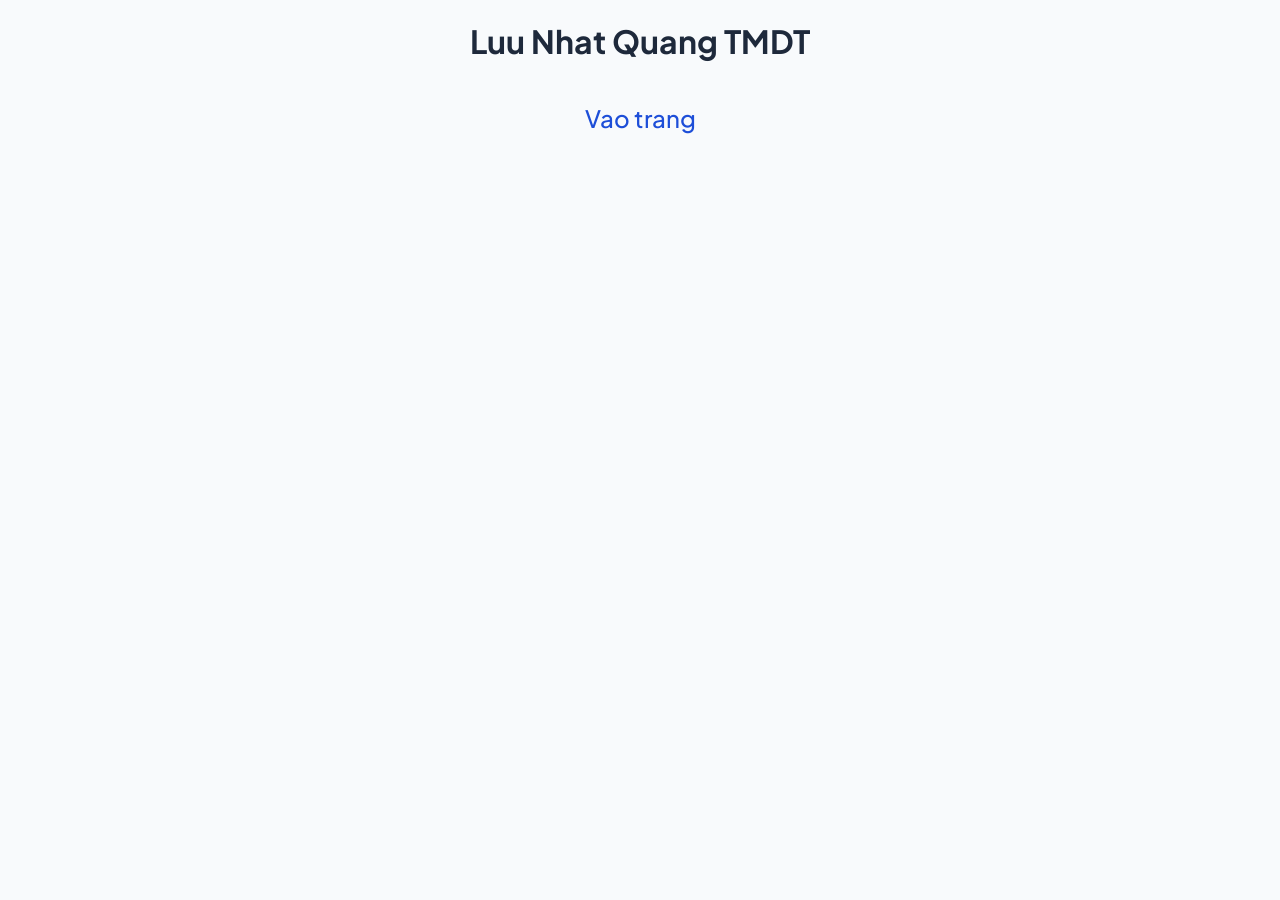
<file: index.html>
<!DOCTYPE html>
<html lang="en">
<head>
    <meta charset="UTF-8">
    <meta name="viewport" content="width=device-width, initial-scale=1.0">
    <title>Document</title>
    <link rel="stylesheet" href="./assignment2/style.css">
    <link rel="stylesheet" href="./assignment2/Info.html">
</head>
<body>
    <h1> Luu Nhat Quang TMDT</h1>
    <h2><a href="./assignment2/Info.html">Vao trang</a></h2>
</body>
</html>
</file>
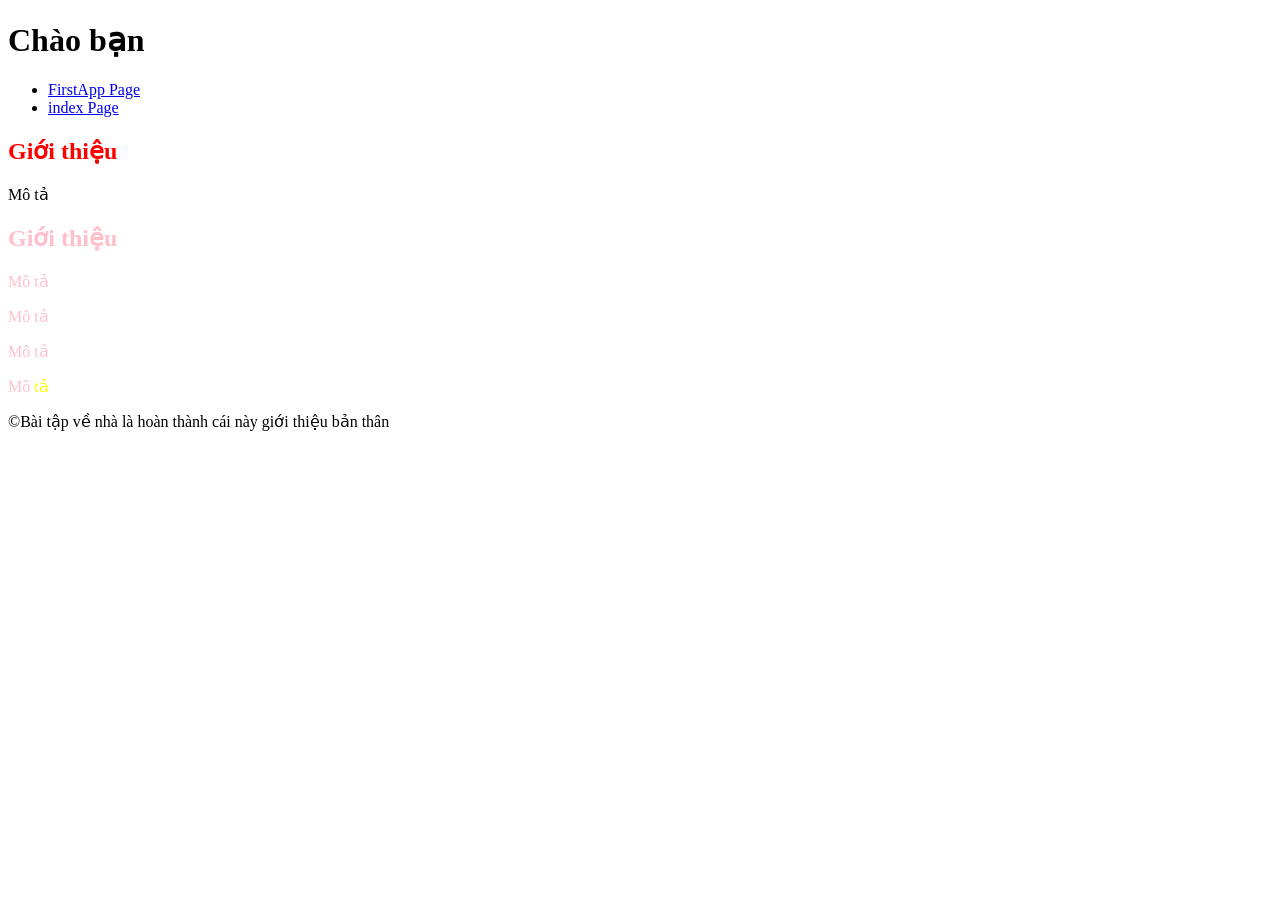
<file: FirstApp.html>
<!DOCTYPE html>
<html lang="en">
<head>
    <meta charset="UTF-8">
    <meta name="viewport" content="width=device-width, initial-scale=1.0">
    <title>FirstApp</title>
</head>
<body>
    <header>
        <h1>Chào bạn</h1>
    </header>

    <nav>
        <ul>
        <li><a href="FirstApp.html">FirstApp Page</a></li>
        <li><a href="index.html">index Page</a></li>
        </ul>
    </nav>

    <section>
        <h2 style="color:red">Giới thiệu</h2>
        <p>Mô tả</p>
<div style="color:pink">
     <h2 >Giới thiệu</h2>
        <p>Mô tả</p>
        <p>Mô tả</p>
        <p>Mô tả</p>
        <p>Mô <span style="color:yellow">tả</span></p>
</div>
    </section>

    <footer>
        <p>&copy;Bài tập về nhà là hoàn thành cái này giới thiệu bản thân</p>
            
    </footer>
</body>
</html>
</file>
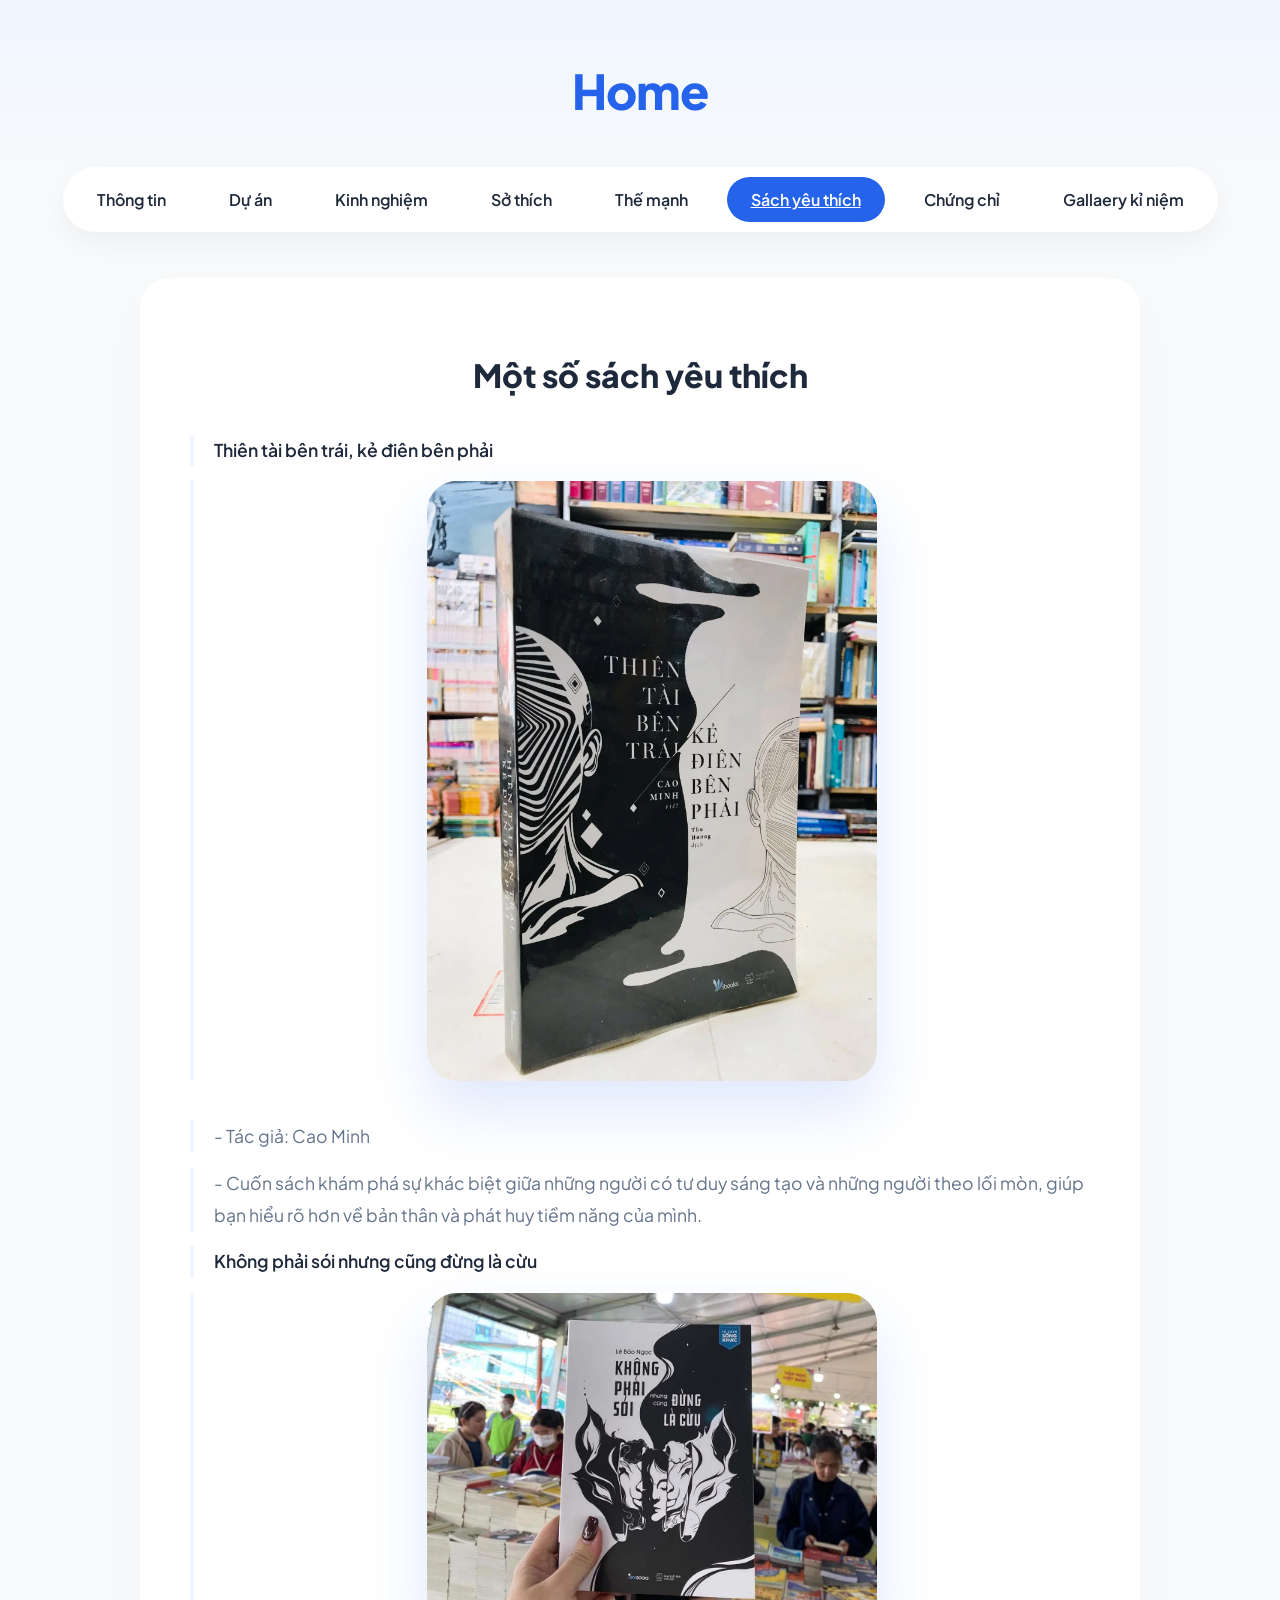
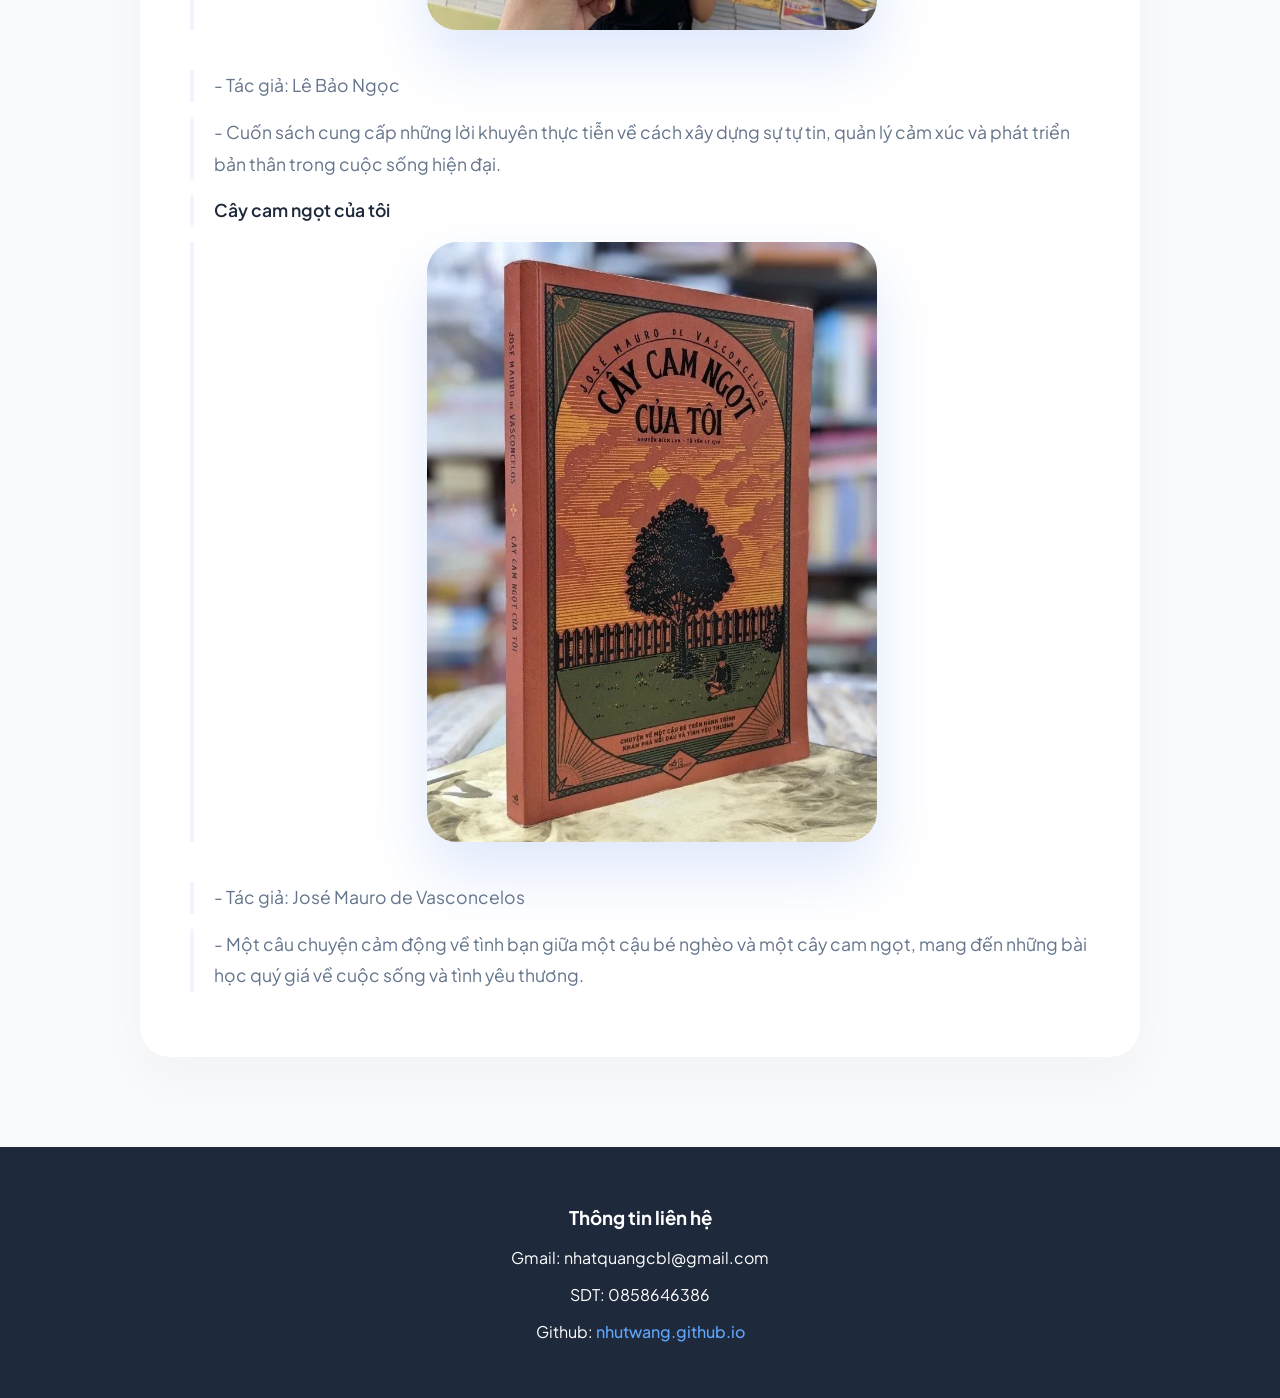
<file: assignment2/Book.html>
<!doctype html>
<html lang="en">
  <head>
    <meta charset="UTF-8" />
    <meta name="viewport" content="width=device-width, initial-scale=1.0" />
    <title>NhutWang</title>
        <link rel="stylesheet" href="style.css" />
  </head>
  <body>
    <header>
      <h1>Home</h1>
    </header>

    <nav>
      <ul>
        <li><a href="Info.html">Thông tin</a></li>
        <li><a href="Project.html">Dự án</a></li>
        <li><a href="Experience.html">Kinh nghiệm</a></li>
        <li><a href="Hobby.html">Sở thích</a></li>
        <li><a href="StrongPoint.html">Thế mạnh</a></li>
        <li>
          <strong><u>Sách yêu thích</u></strong>
        </li>
        <li><a href="Certificate.html">Chứng chỉ</a></li>
        <li><a href="Gallery.html">Gallaery kỉ niệm</a></li>
      </ul>
    </nav>
    <section>
      <h2>Một số sách yêu thích</h2>
      <p><b>Thiên tài bên trái, kẻ điên bên phải</b></p>
      <p>
        <img
          src="images/book1.webp"
          alt="Ảnh sách"
          width="200"
          loading="lazy"
        />
      </p>
      <p>- Tác giả: Cao Minh</p>
      <p>
        - Cuốn sách khám phá sự khác biệt giữa những người có tư duy sáng tạo và
        những người theo lối mòn, giúp bạn hiểu rõ hơn về bản thân và phát huy
        tiềm năng của mình.
      </p>
      <p><b>Không phải sói nhưng cũng đừng là cừu</b></p>
      <p>
        <img
          src="images/book2.webp"
          alt="Ảnh sách"
          width="200"
          loading="lazy"
        />
      </p>
      <p>- Tác giả: Lê Bảo Ngọc</p>
      <p>
        - Cuốn sách cung cấp những lời khuyên thực tiễn về cách xây dựng sự tự
        tin, quản lý cảm xúc và phát triển bản thân trong cuộc sống hiện đại.
      </p>
      <p><b>Cây cam ngọt của tôi</b></p>
      <p>
        <img
          src="images/book3.webp"
          alt="Ảnh sách"
          width="200"
          loading="lazy"
        />
      </p>
      <p>- Tác giả: José Mauro de Vasconcelos</p>
      <p>
        - Một câu chuyện cảm động về tình bạn giữa một cậu bé nghèo và một cây
        cam ngọt, mang đến những bài học quý giá về cuộc sống và tình yêu
        thương.
      </p>
    </section>
    <footer>
      <h3>Thông tin liên hệ</h3>
      <p>Gmail: nhatquangcbl@gmail.com</p>
      <p>SDT: 0858646386</p>
      <p>
        Github:
        <a href="https://github.com/nhutwang/nhutwang.github.io"
          >nhutwang.github.io</a
        >
      </p>
    </footer>
  </body>
</html>
</file>
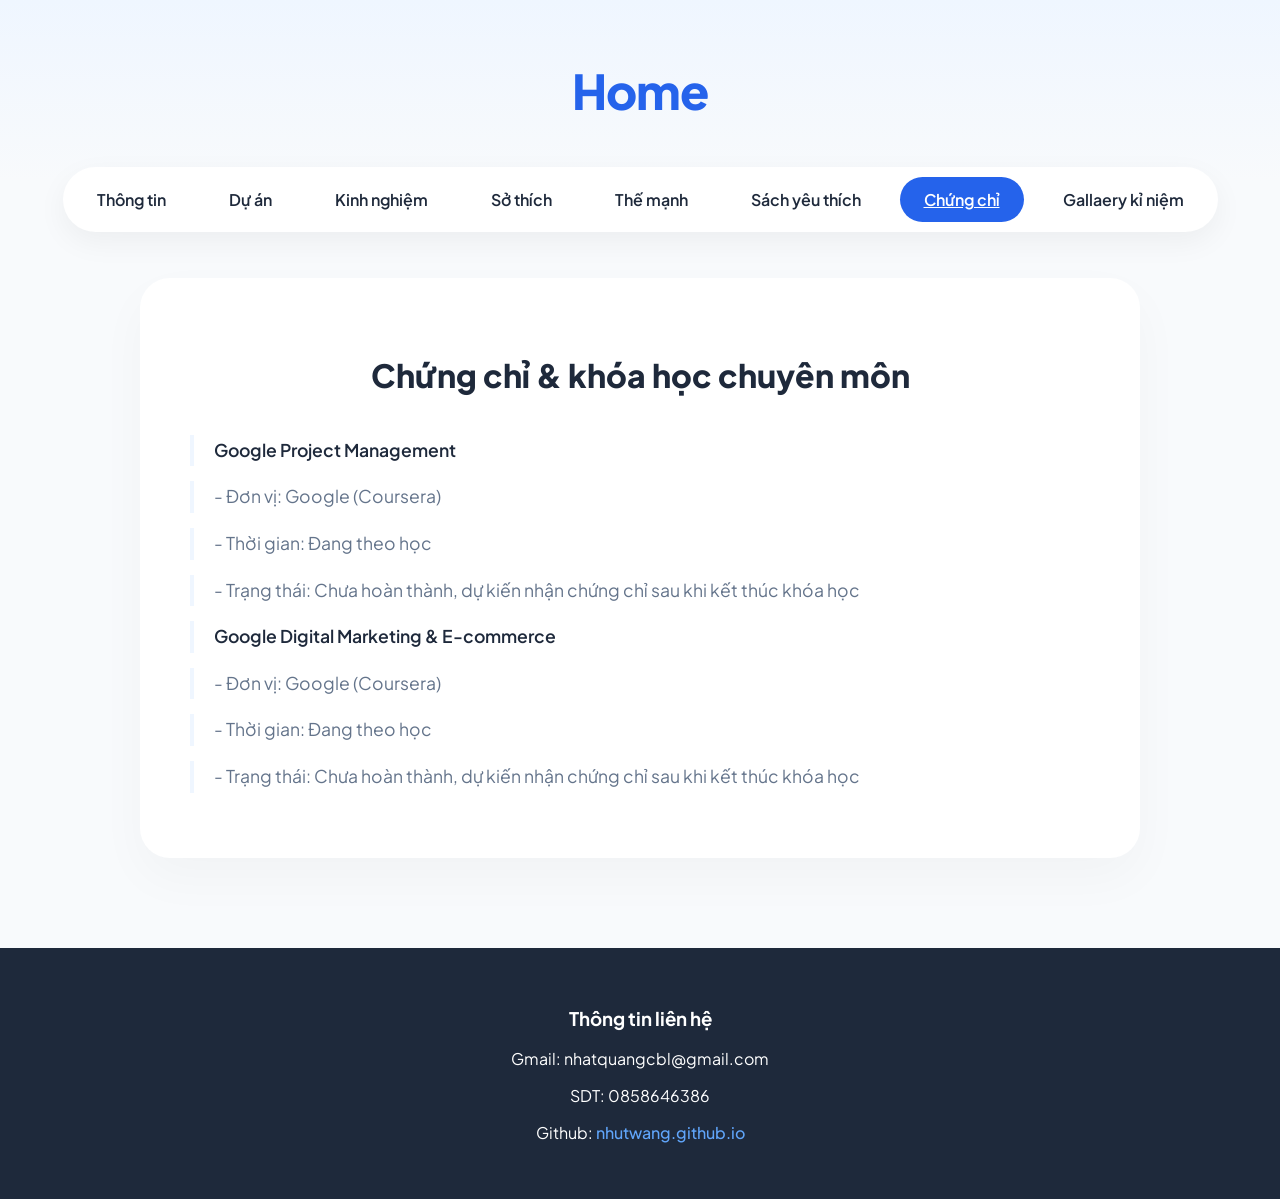
<file: assignment2/Certificate.html>
<!doctype html>
<html lang="en">
  <head>
    <meta charset="UTF-8" />
    <meta name="viewport" content="width=device-width, initial-scale=1.0" />
    <title>NhutWang</title>
        <link rel="stylesheet" href="style.css" />
  </head>
  <body>
    <header>
      <h1>Home</h1>
    </header>

    <nav>
      <ul>
        <li><a href="Info.html">Thông tin</a></li>
        <li><a href="Project.html">Dự án</a></li>
        <li><a href="Experience.html">Kinh nghiệm</a></li>
        <li><a href="Hobby.html">Sở thích</a></li>
        <li><a href="StrongPoint.html">Thế mạnh</a></li>
        <li><a href="Book.html">Sách yêu thích</a></li>
        <li>
          <strong><u>Chứng chỉ</u></strong>
        </li>
        <li><a href="Gallery.html">Gallaery kỉ niệm</a></li>
      </ul>
    </nav>

    <section>
      <h2>Chứng chỉ & khóa học chuyên môn</h2>
      <p><b>Google Project Management</b></p>
      <p>- Đơn vị: Google (Coursera)</p>
      <p>- Thời gian: Đang theo học</p>
      <p>
        - Trạng thái: Chưa hoàn thành, dự kiến nhận chứng chỉ sau khi kết thúc
        khóa học
      </p>

      <p><b>Google Digital Marketing & E-commerce</b></p>
      <p>- Đơn vị: Google (Coursera)</p>
      <p>- Thời gian: Đang theo học</p>
      <p>
        - Trạng thái: Chưa hoàn thành, dự kiến nhận chứng chỉ sau khi kết thúc
        khóa học
      </p>
    </section>

    <footer>
      <h3>Thông tin liên hệ</h3>
        <p>Gmail: nhatquangcbl@gmail.com</p>
        <p>SDT: 0858646386</p>
        <p>
          Github:
          <a href="https://github.com/nhutwang/nhutwang.github.io"
            >nhutwang.github.io</a
          >
        </p>
    </footer>
  </body>
</html>
</file>
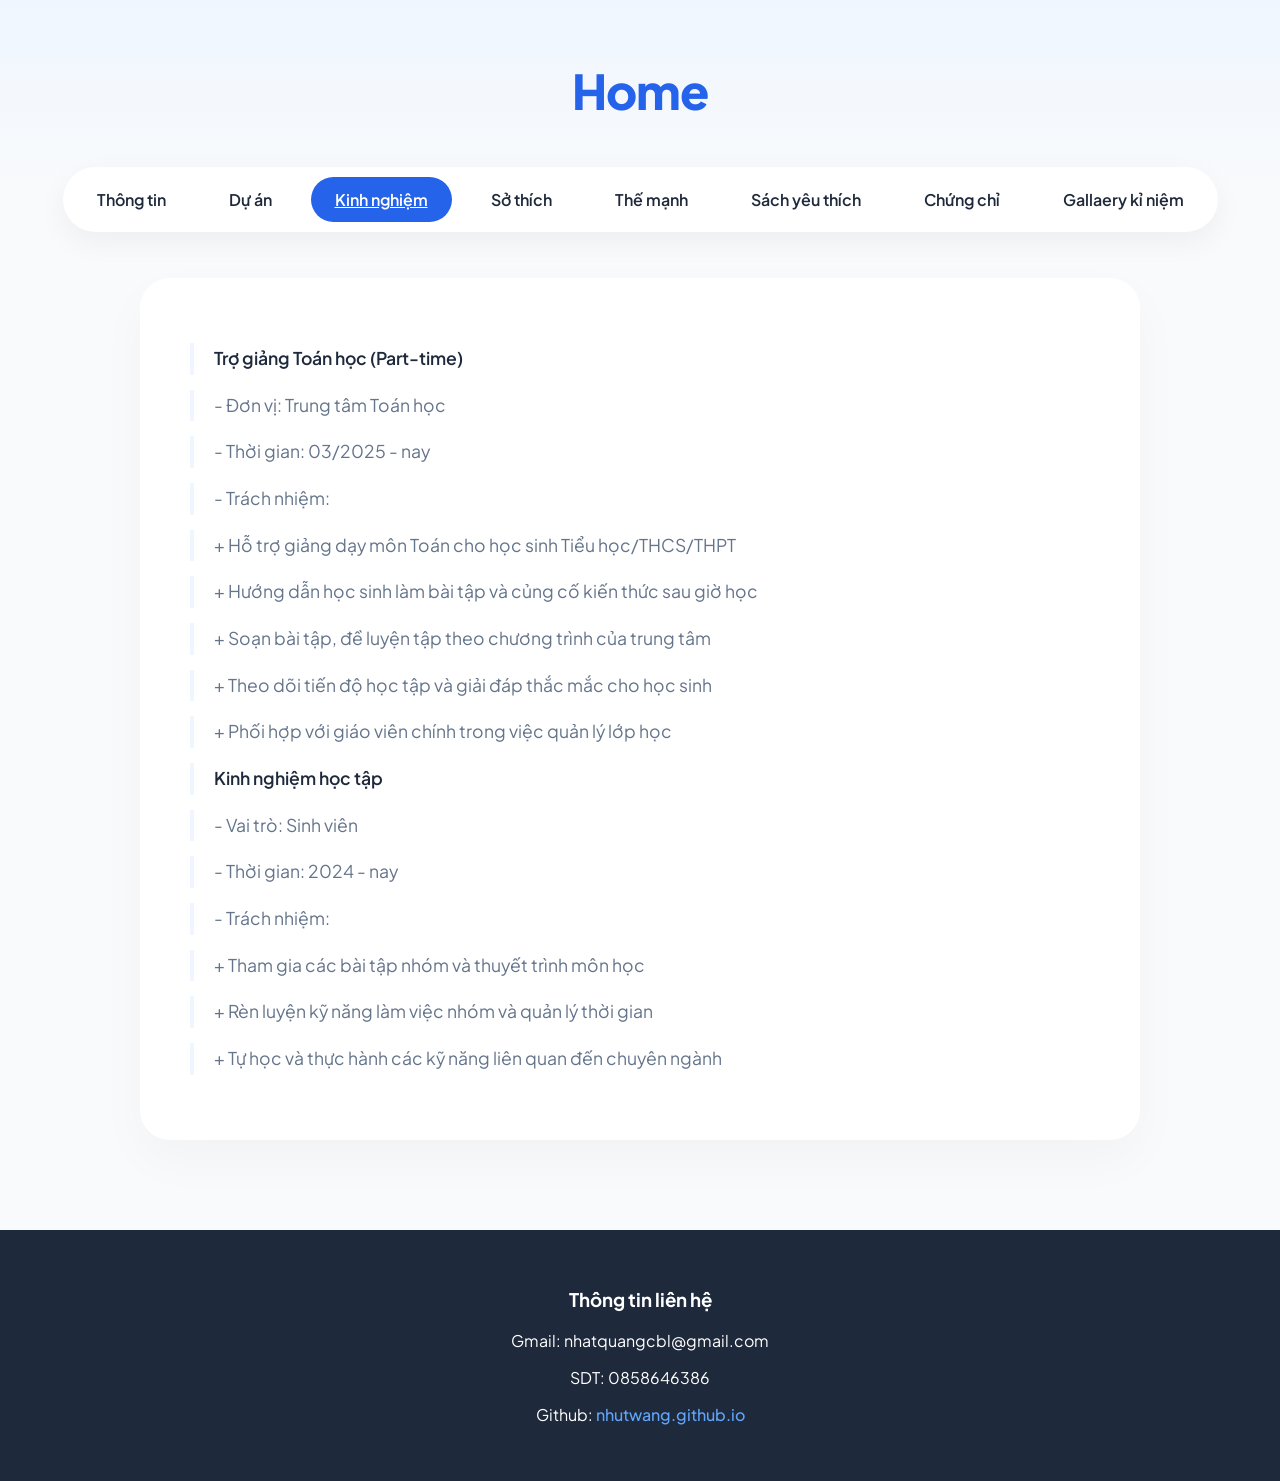
<file: assignment2/Experience.html>
<!doctype html>
<html lang="en">
  <head>
    <meta charset="UTF-8" />
    <meta name="viewport" content="width=device-width, initial-scale=1.0" />
    <title>NhutWang</title>
        <link rel="stylesheet" href="style.css" />
  </head>
  <body>
    <header>
      <h1>Home</h1>
    </header>

    <nav>
      <ul>
        <li><a href="Info.html">Thông tin</a></li>
        <li><a href="Project.html">Dự án</a></li>
        <li>
          <strong><u>Kinh nghiệm</u></strong>
        </li>
        <li><a href="Hobby.html">Sở thích</a></li>
        <li><a href="StrongPoint.html">Thế mạnh</a></li>
        <li><a href="Book.html">Sách yêu thích</a></li>
        <li><a href="Certificate.html">Chứng chỉ</a></li>
        <li><a href="Gallery.html">Gallaery kỉ niệm</a></li>
      </ul>
    </nav>

    <section>
      <p><b>Trợ giảng Toán học (Part-time)</b></p>
      <p>- Đơn vị: Trung tâm Toán học</p>
      <p>- Thời gian: 03/2025 - nay</p>
      <p>- Trách nhiệm:</p>
      <p> + Hỗ trợ giảng dạy môn Toán cho học sinh Tiểu học/THCS/THPT</p>
      <p> + Hướng dẫn học sinh làm bài tập và củng cố kiến thức sau giờ học</p>
      <p> + Soạn bài tập, đề luyện tập theo chương trình của trung tâm</p>
      <p> + Theo dõi tiến độ học tập và giải đáp thắc mắc cho học sinh</p>
      <p> + Phối hợp với giáo viên chính trong việc quản lý lớp học</p>
    

      <p><b>Kinh nghiệm học tập</b></p>
      <p>- Vai trò: Sinh viên</p>
      <p>- Thời gian: 2024 - nay</p>
      <p>- Trách nhiệm:</p>
      <p> + Tham gia các bài tập nhóm và thuyết trình môn học</p>
      <p> + Rèn luyện kỹ năng làm việc nhóm và quản lý thời gian</p>
      <p> + Tự học và thực hành các kỹ năng liên quan đến chuyên ngành</p>
    </section>

    <footer>
      <h3>Thông tin liên hệ</h3>
      <p>Gmail: nhatquangcbl@gmail.com</p>
      <p>SDT: 0858646386</p>
      <p>
        Github:
        <a href="https://github.com/nhutwang/nhutwang.github.io"
          >nhutwang.github.io</a
        >
      </p>
    </footer>
  </body>
</html>
</file>
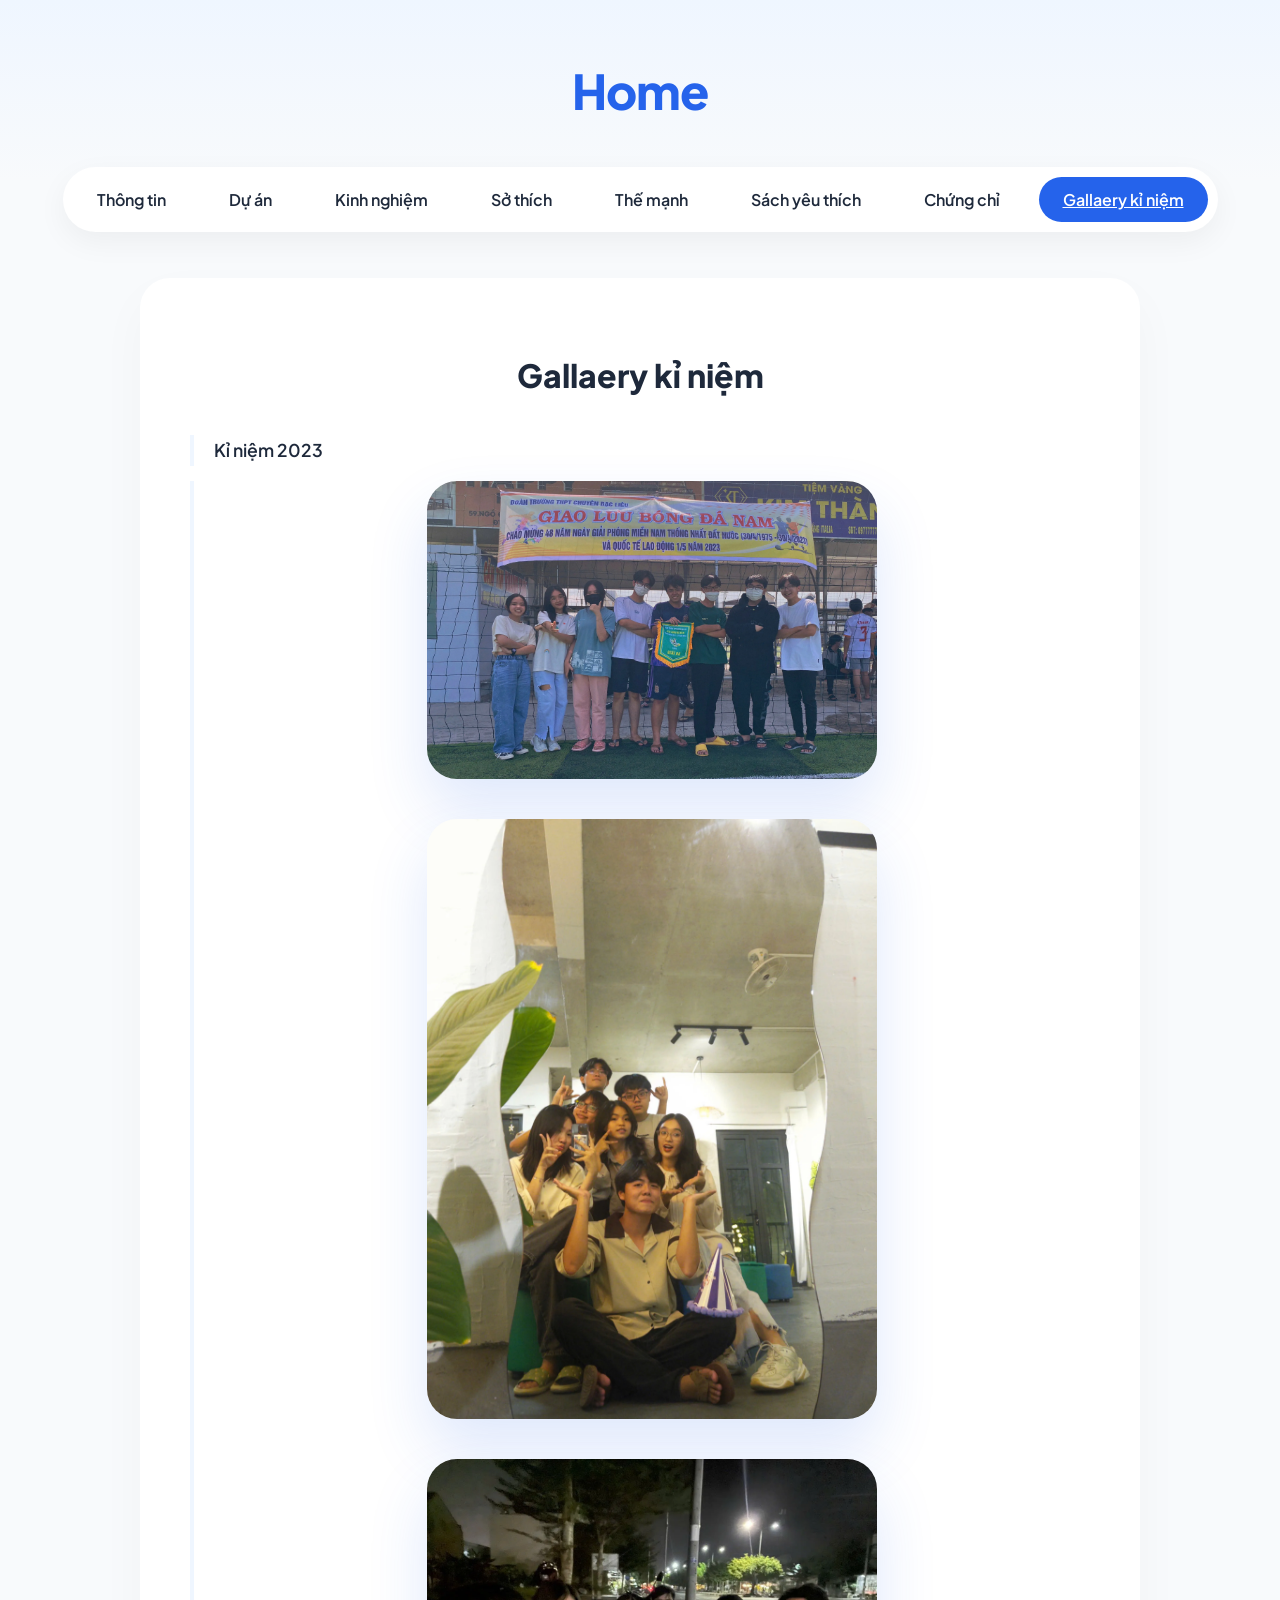
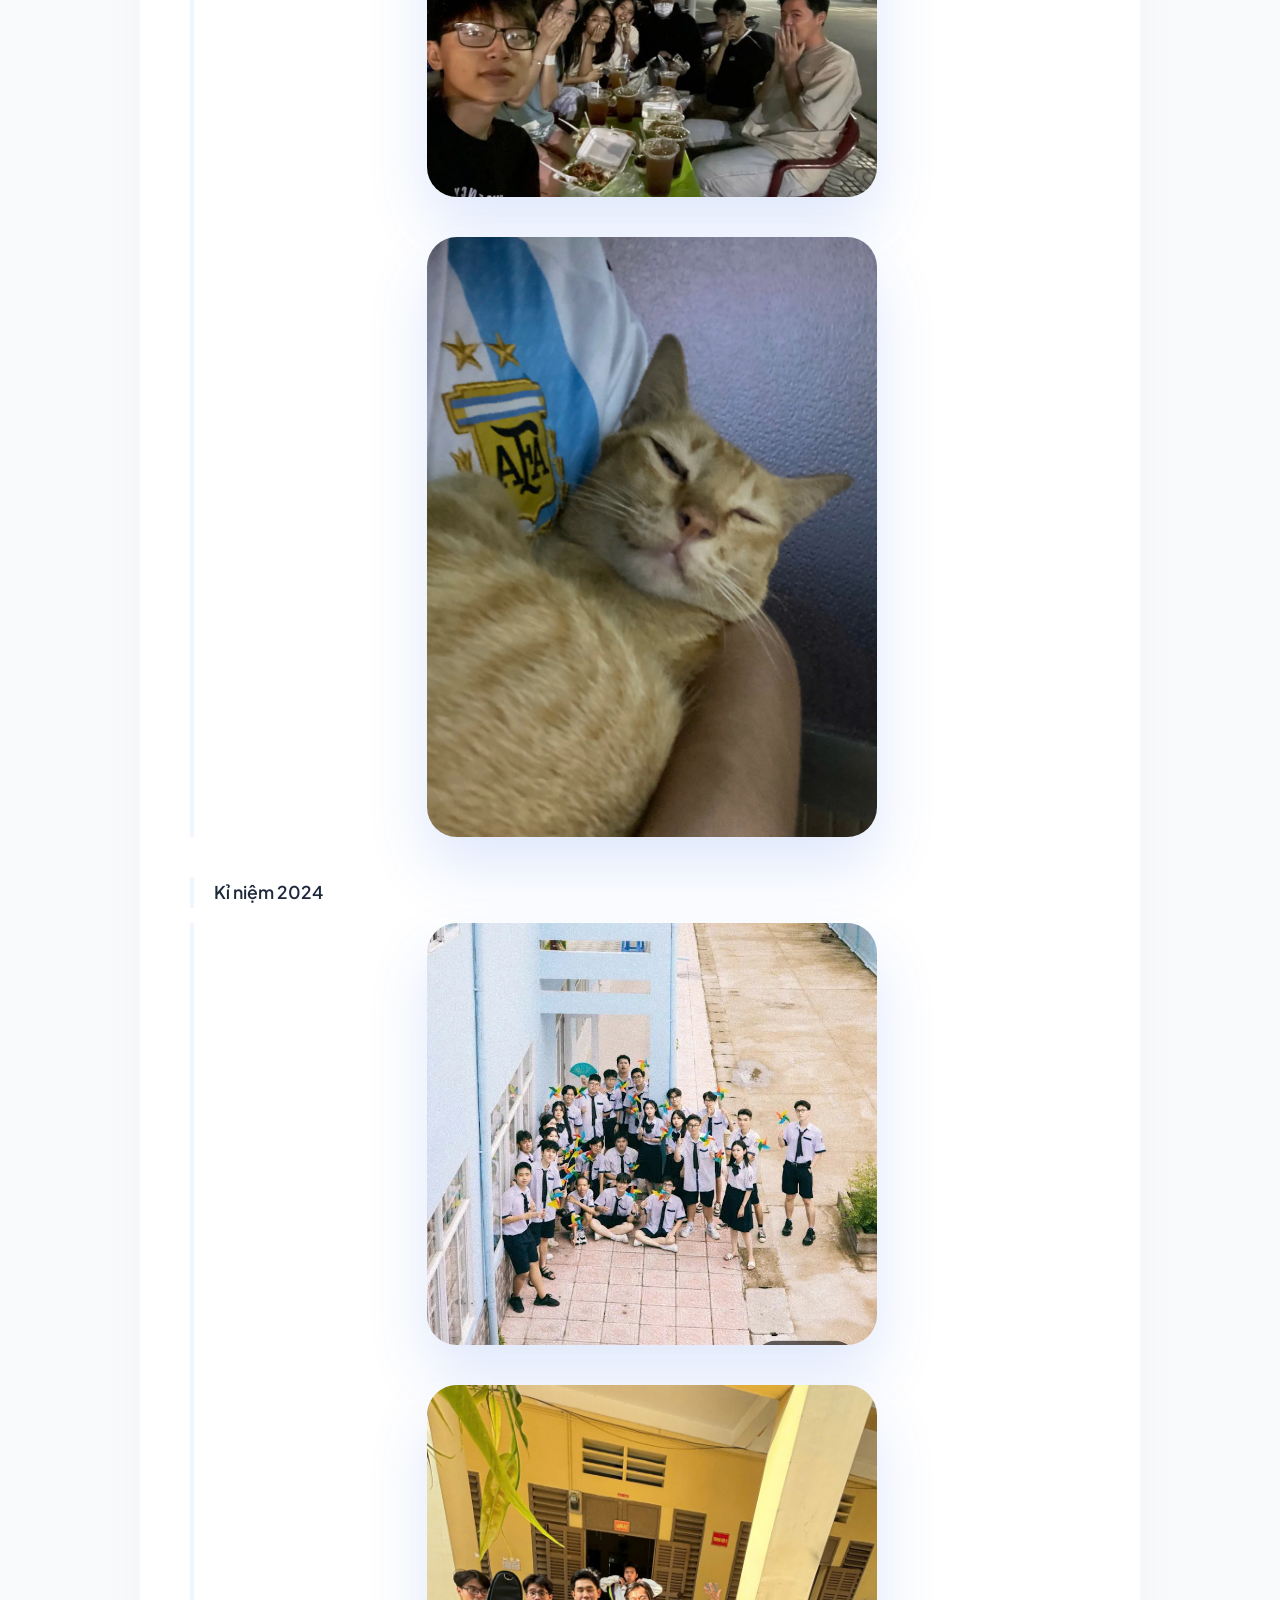
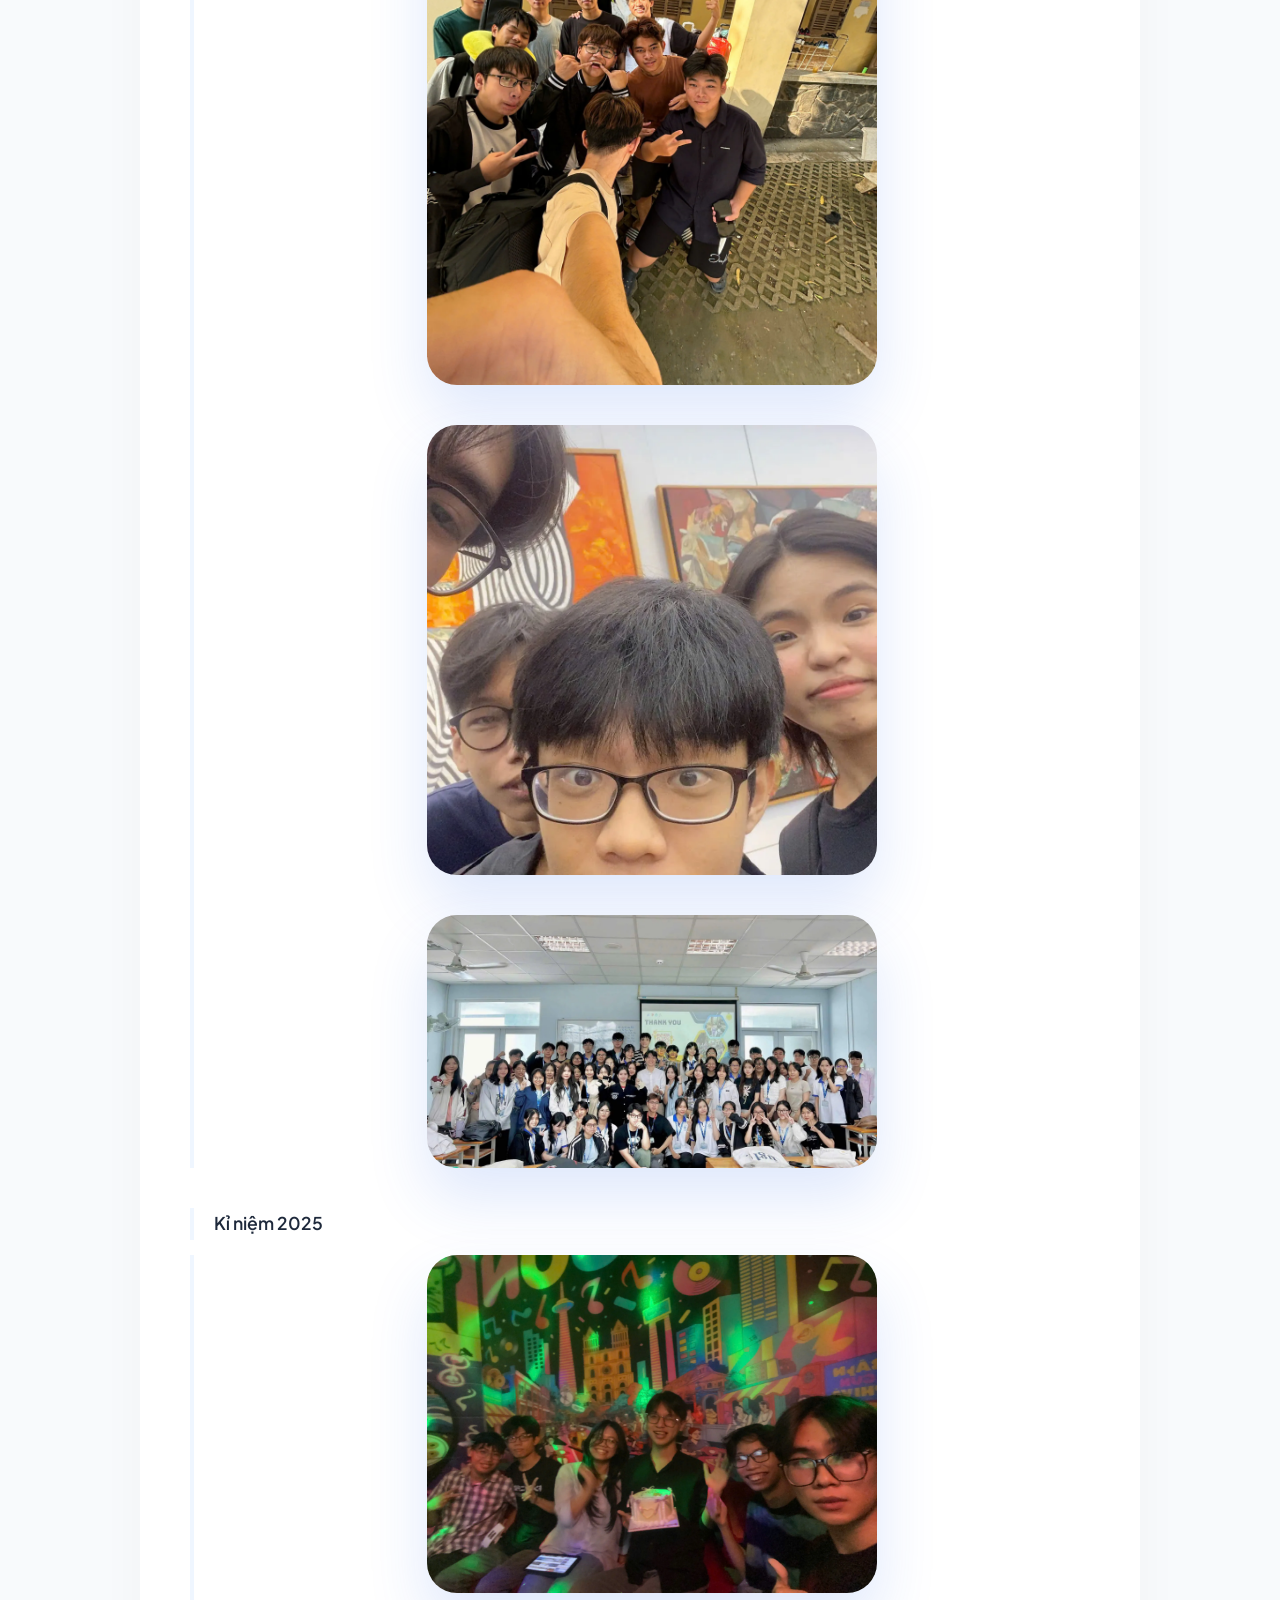
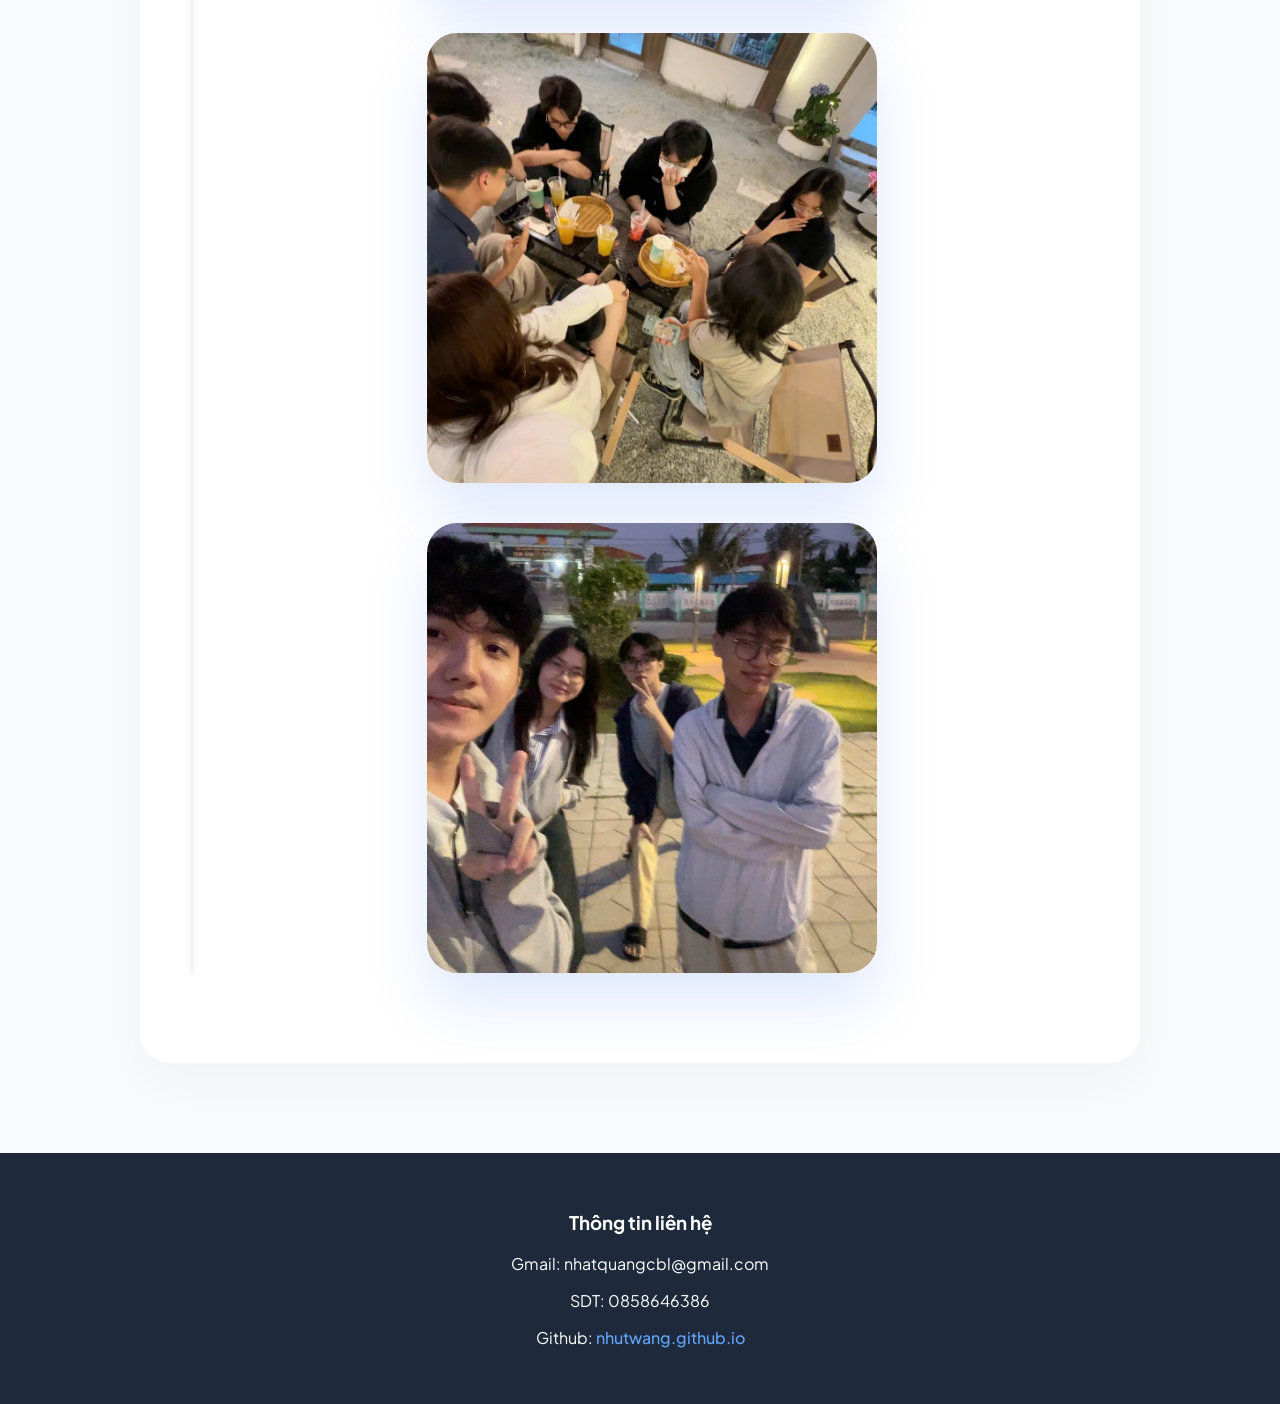
<file: assignment2/Gallery.html>
<!doctype html>
<html lang="en">
  <head>
    <meta charset="UTF-8" />
    <meta name="viewport" content="width=device-width, initial-scale=1.0" />
    <title>NhutWang</title>
        <link rel="stylesheet" href="style.css" />
  </head>
  <body>
    <header>
      <h1>Home</h1>
    </header>

    <nav>
      <ul>
        <li><a href="Info.html">Thông tin</a></li>
        <li><a href="Project.html">Dự án</a></li>
        <li><a href="Experience.html">Kinh nghiệm</a></li>
        <li><a href="Hobby.html">Sở thích</a></li>
        <li><a href="StrongPoint.html">Thế mạnh</a></li>
        <li><a href="Book.html">Sách yêu thích</a></li>
        <li><a href="Certificate.html">Chứng chỉ</a></li>
        <li>
          <strong><u>Gallaery kỉ niệm</u></strong>
        </li>
      </ul>
    </nav>

    <section>
      <h2>Gallaery kỉ niệm</h2>
      <p><b>Kỉ niệm 2023</b></p>
      <p>
        <img
          src="images/g1.webp"
          alt="Ảnh kỉ niệm"
          width="250"
          loading="lazy"
        />

        <img
          src="images/g2.webp"
          alt="Ảnh kỉ niệm"
          width="150"
          loading="lazy"
        />
     
        <img
          src="images/g3.webp"
          alt="Ảnh kỉ niệm"
          width="250"
          loading="lazy"
        />
     
        <img
          src="images/g4.webp"
          alt="Ảnh kỉ niệm"
          width="150"
          loading="lazy"
        />
      </p>
      <p><b>Kỉ niệm 2024</b></p>
      <p>
        <img
          src="images/g5.webp"
          alt="Ảnh kỉ niệm"
          width="200"
          loading="lazy"
        />
     
        <img
          src="images/g6.webp"
          alt="Ảnh kỉ niệm"
          width="150"
          loading="lazy"
        />
      
        <img
          src="images/g7.webp"
          alt="Ảnh kỉ niệm"
          width="200"
          loading="lazy"
        />
     
        <img
          src="images/g8.webp"
          alt="Ảnh kỉ niệm"
          width="300"
          loading="lazy"
        />
      </p>
      <p><b>Kỉ niệm 2025</b></p>
      <p>
        <img
          src="images/g9.webp"
          alt="Ảnh kỉ niệm"
          width="250"
          loading="lazy"
        />
     
        <img
          src="images/g10.webp"
          alt="Ảnh kỉ niệm"
          width="200"
          loading="lazy"
        />
     
        <img
          src="images/g11.webp"
          alt="Ảnh kỉ niệm"
          width="200"
          loading="lazy"
        />
      </p>
    </section>

    <footer>
      <h3>Thông tin liên hệ</h3>
      <p>Gmail: nhatquangcbl@gmail.com</p>
      <p>SDT: 0858646386</p>
      <p>
        Github:
        <a href="https://github.com/nhutwang/nhutwang.github.io"
          >nhutwang.github.io</a
        >
      </p>
    </footer>
  </body>
</html>
</file>
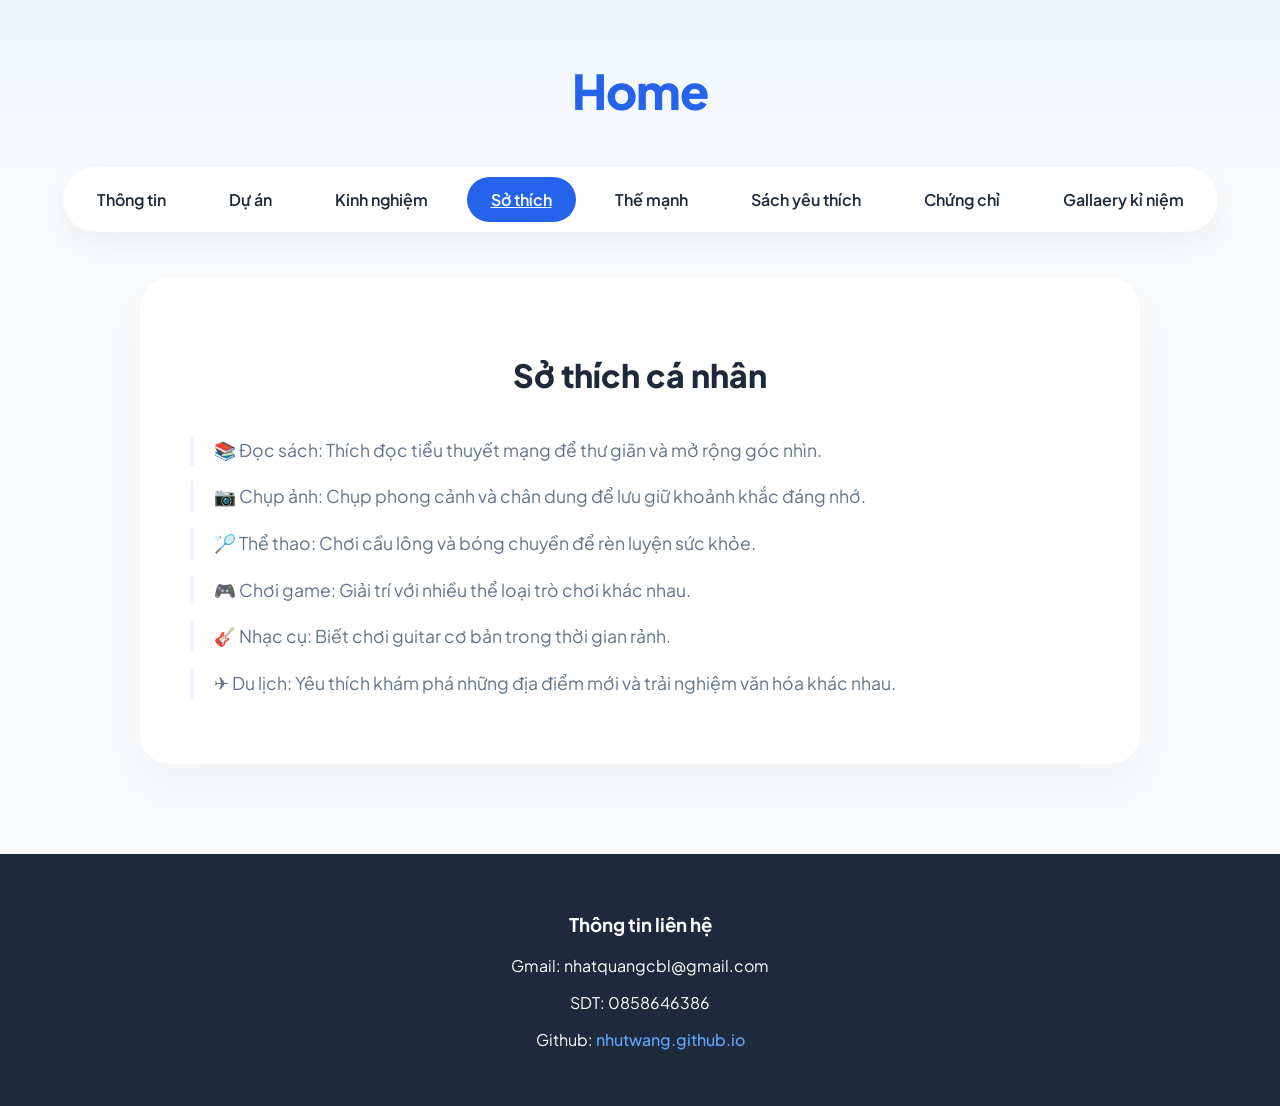
<file: assignment2/Hobby.html>
<!doctype html>
<html lang="en">
  <head>
    <meta charset="UTF-8" />
    <meta name="viewport" content="width=device-width, initial-scale=1.0" />
    <title>NhutWang</title>
        <link rel="stylesheet" href="style.css" />
  </head>
  <body>
    <header>
      <h1>Home</h1>
    </header>

    <nav>
      <ul>
        <li><a href="Info.html">Thông tin</a></li>
        <li><a href="Project.html">Dự án</a></li>
        <li><a href="Experience.html">Kinh nghiệm</a></li>
        <li>
          <strong><u>Sở thích</u></strong>
        </li>
        <li><a href="StrongPoint.html">Thế mạnh</a></li>
        <li><a href="Book.html">Sách yêu thích</a></li>
        <li><a href="Certificate.html">Chứng chỉ</a></li>
        <li><a href="Gallery.html">Gallaery kỉ niệm</a></li>
      </ul>
    </nav>

    <section>
      <h2>Sở thích cá nhân</h2>
      <p>
        &#128218; Đọc sách: Thích đọc tiểu thuyết mạng để thư giãn và mở rộng
        góc nhìn.
      </p>

      <p>
        &#128247; Chụp ảnh: Chụp phong cảnh và chân dung để lưu giữ khoảnh khắc
        đáng nhớ.
      </p>
      <p>
        &#127992; Thể thao: Chơi cầu lông và bóng chuyền để rèn luyện sức khỏe.
      </p>
      <p>
        &#127918; Chơi game: Giải trí với nhiều thể loại trò chơi khác nhau.
      </p>
      <p>&#127928; Nhạc cụ: Biết chơi guitar cơ bản trong thời gian rảnh.</p>
      <p>
        &#9992; Du lịch: Yêu thích khám phá những địa điểm mới và trải nghiệm
        văn hóa khác nhau.
      </p>
    </section>

    <footer>
      <h3>Thông tin liên hệ</h3>
      <p>Gmail: nhatquangcbl@gmail.com</p>
      <p>SDT: 0858646386</p>
      <p>
        Github:
        <a href="https://github.com/nhutwang/nhutwang.github.io"
          >nhutwang.github.io</a
        >
      </p>
    </footer>
  </body>
</html>
</file>
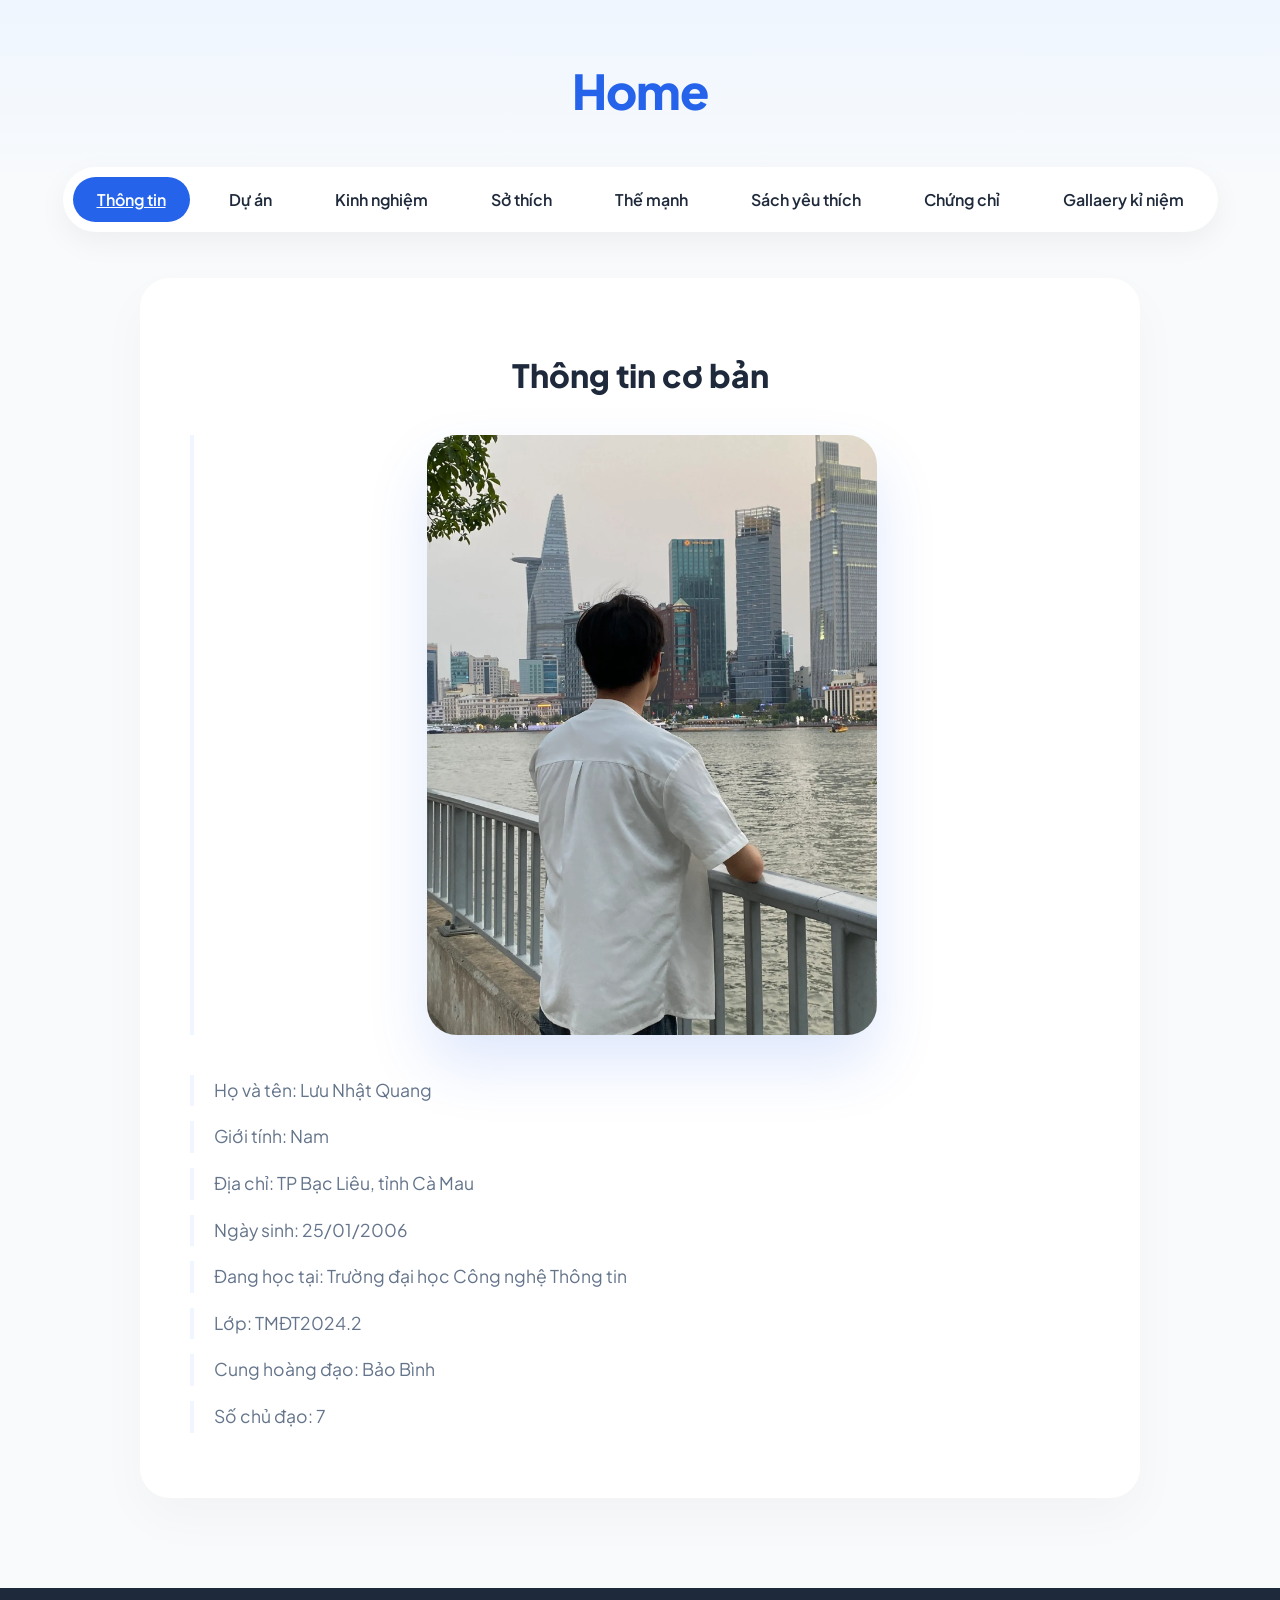
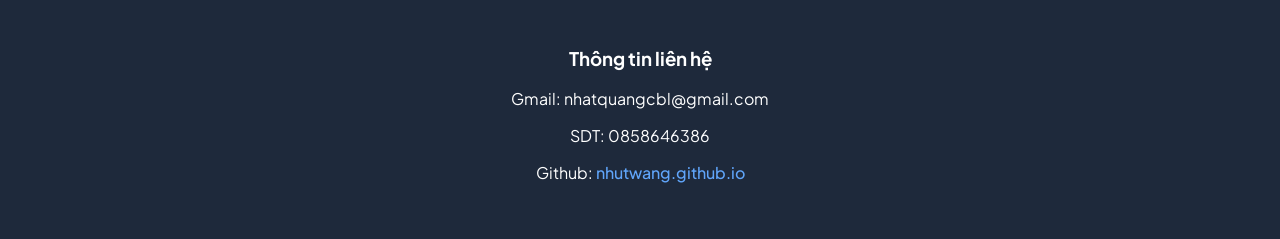
<file: assignment2/Info.html>
<!doctype html>
<html lang="en">
  <head>
    <meta charset="UTF-8" />
    <meta name="viewport" content="width=device-width, initial-scale=1.0" />
    <title>NhutWang</title>
    <link rel="stylesheet" href="style.css" />
  </head>
  <body>
    <header>
      <h1>Home</h1>
    </header>

    <nav>
      <ul>
        <li>
          <strong><u>Thông tin</u></strong>
        </li>
        <li><a href="Project.html">Dự án</a></li>
        <li><a href="Experience.html">Kinh nghiệm</a></li>
        <li><a href="Hobby.html">Sở thích</a></li>
        <li><a href="StrongPoint.html">Thế mạnh</a></li>
        <li><a href="Book.html">Sách yêu thích</a></li>
        <li><a href="Certificate.html">Chứng chỉ</a></li>
        <li><a href="Gallery.html">Gallaery kỉ niệm</a></li>
      </ul>
    </nav>

    <section>
      <h2>Thông tin cơ bản</h2>
      <p>
        <img
          src="images/avt.webp"
          alt="Ảnh đại diện"
          width="200"
          loading="lazy"
        />
      </p>
      <p>Họ và tên: Lưu Nhật Quang</p>
      <p>Giới tính: Nam</p>
      <p>Địa chỉ: TP Bạc Liêu, tỉnh Cà Mau</p>
      <p>Ngày sinh: 25/01/2006</p>
      <p>Đang học tại: Trường đại học Công nghệ Thông tin</p>
      <p>Lớp: TMĐT2024.2</p>
      <p>Cung hoàng đạo: Bảo Bình</p>
      <p>Số chủ đạo: 7</p>
    </section>

    <footer>
      <h3>Thông tin liên hệ</h3>
      <p>Gmail: nhatquangcbl@gmail.com</p>
      <p>SDT: 0858646386</p>
      <p>
        Github:
        <a href="https://github.com/nhutwang/nhutwang.github.io"
          >nhutwang.github.io</a
        >
      </p>
    </footer>
  </body>
</html>
</file>
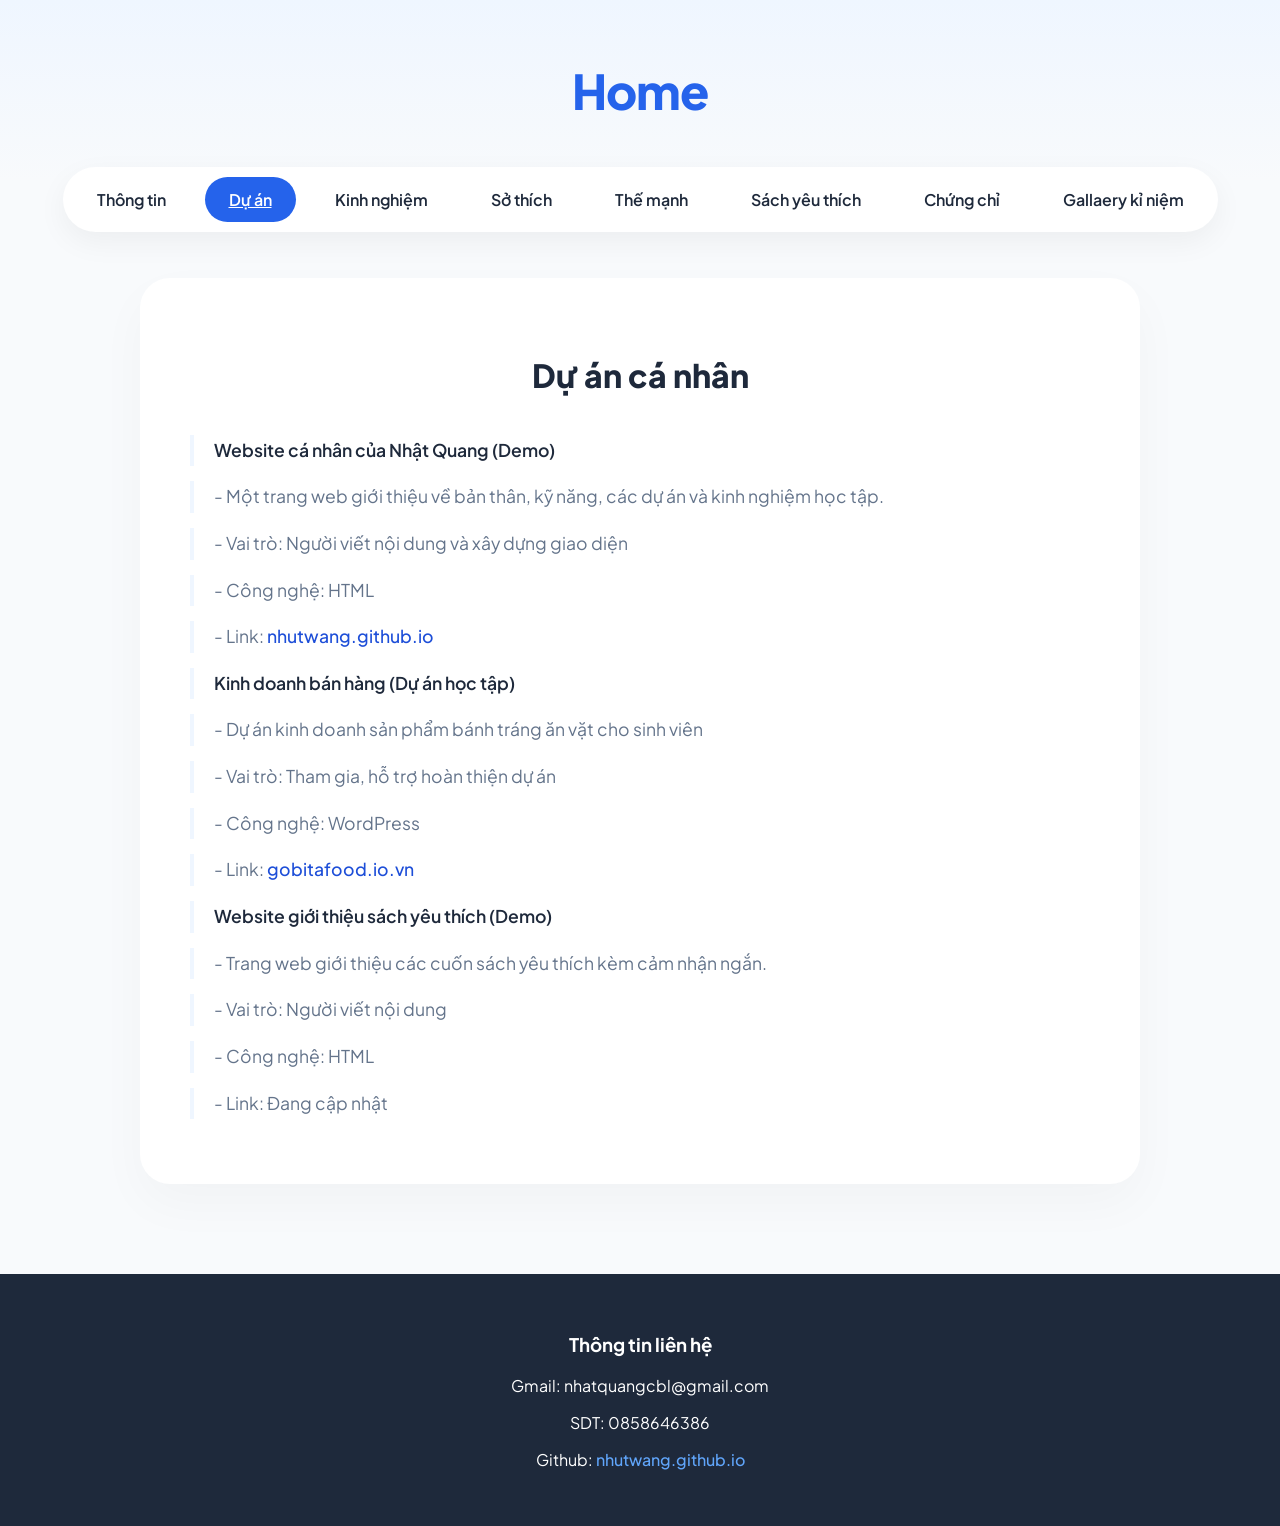
<file: assignment2/Project.html>
<!doctype html>
<html lang="en">
  <head>
    <meta charset="UTF-8" />
    <meta name="viewport" content="width=device-width, initial-scale=1.0" />
    <title>NhutWang</title>
        <link rel="stylesheet" href="style.css" />
  </head>
  <body>
    <header>
      <h1>Home</h1>
    </header>

    <nav>
      <ul>
        <li><a href="Info.html">Thông tin</a></li>
        <li>
          <strong><u>Dự án</u></strong>
        </li>
        <li><a href="Experience.html">Kinh nghiệm</a></li>
        <li><a href="Hobby.html">Sở thích</a></li>
        <li><a href="StrongPoint.html">Thế mạnh</a></li>
        <li><a href="Book.html">Sách yêu thích</a></li>
        <li><a href="Certificate.html">Chứng chỉ</a></li>
        <li><a href="Gallery.html">Gallaery kỉ niệm</a></li>
      </ul>
    </nav>

    <section>
      <h2>Dự án cá nhân</h2>
      <p><b>Website cá nhân của Nhật Quang (Demo)</b></p>
      <p>
        - Một trang web giới thiệu về bản thân, kỹ năng, các dự án và kinh
        nghiệm học tập.
      </p>
      <p>- Vai trò: Người viết nội dung và xây dựng giao diện</p>
      <p>- Công nghệ: HTML</p>
      <p>
        - Link:
        <a href="https://nhutwang.github.io/" target="_blank"
          >nhutwang.github.io</a
        >
      </p>
      <p><b>Kinh doanh bán hàng (Dự án học tập) </b></p>
      <p>- Dự án kinh doanh sản phẩm bánh tráng ăn vặt cho sinh viên</p>
      <p>- Vai trò: Tham gia, hỗ trợ hoàn thiện dự án</p>
      <p>- Công nghệ: WordPress</p>
      <p>
        - Link:
        <a
          href="https://gobitafood.io.vn/?fbclid=IwY2xjawPmxKlleHRuA2FlbQIxMABicmlkETFuWVdadDhCMjh4VUFibXhZc3J0YwZhcHBfaWQQMjIyMDM5MTc4ODIwMDg5MgABHkJ6JTf_0IR8yNqgdTsfZ1BPbDp_2pgiIbYN45Y77DEUHnQ7EVHn1OOYWWHm_aem_m2pEvR_jlZjVASW4q_5T3Q"
          >gobitafood.io.vn</a
        >
      </p>
      <p><b>Website giới thiệu sách yêu thích (Demo)</b></p>
      <p>- Trang web giới thiệu các cuốn sách yêu thích kèm cảm nhận ngắn.</p>
      <p>- Vai trò: Người viết nội dung</p>
      <p>- Công nghệ: HTML</p>
      <p>- Link: Đang cập nhật</p>
    </section>

    <footer>
      <h3>Thông tin liên hệ</h3>
      <p>Gmail: nhatquangcbl@gmail.com</p>
      <p>SDT: 0858646386</p>
      <p>
        Github:
        <a href="https://github.com/nhutwang/nhutwang.github.io"
          >nhutwang.github.io</a
        >
      </p>
    </footer>
  </body>
</html>
</file>
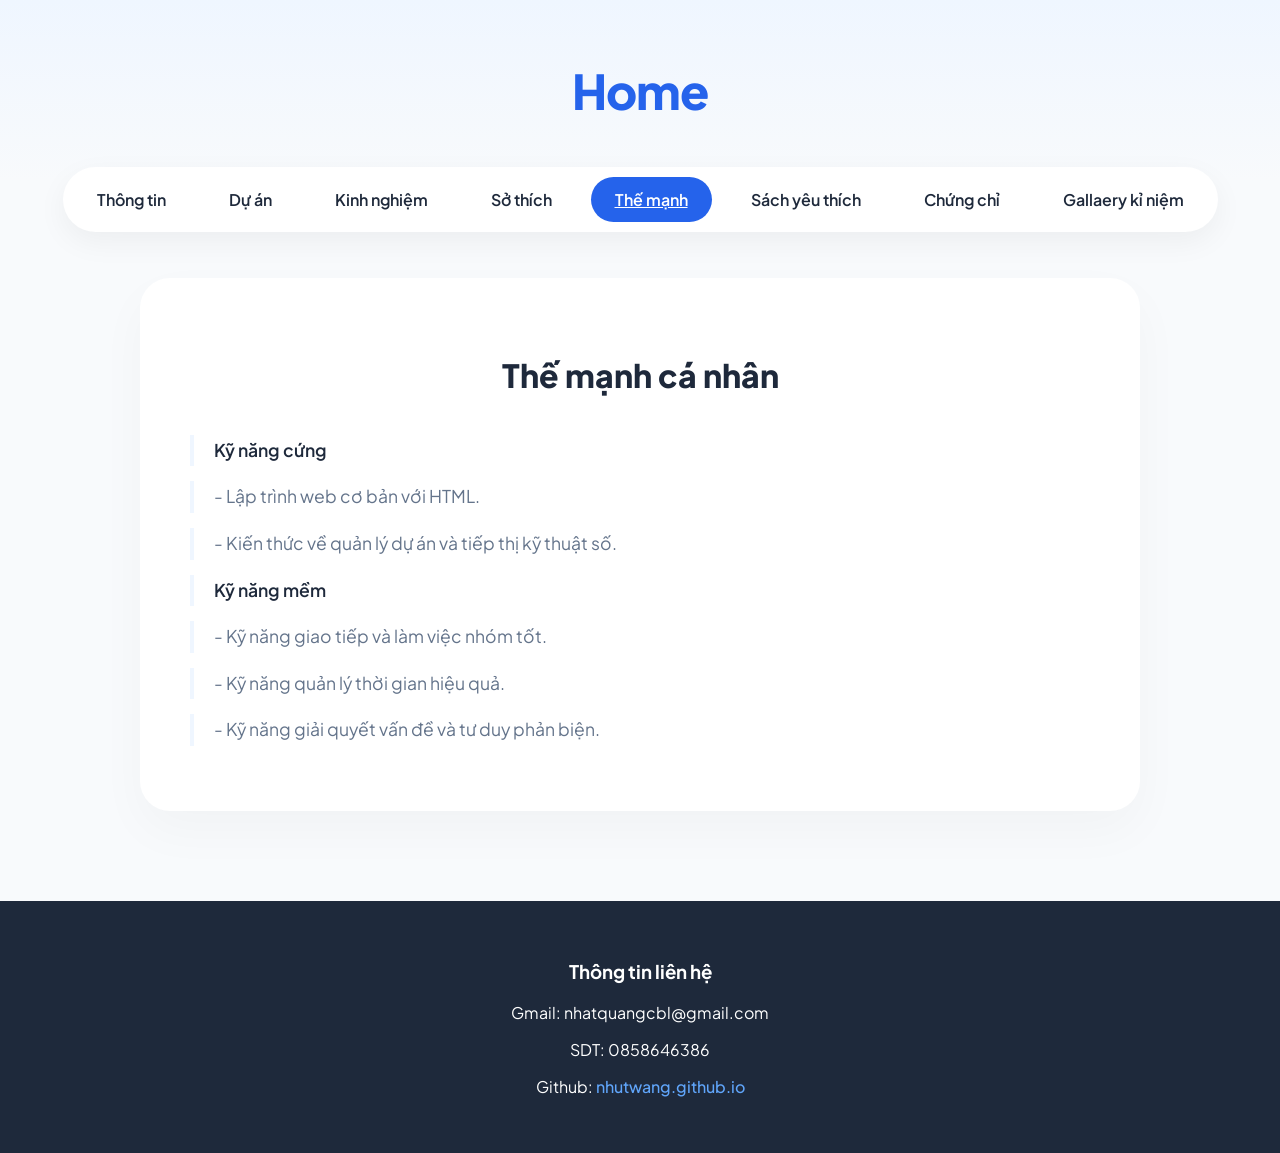
<file: assignment2/StrongPoint.html>
<!doctype html>
<html lang="en">
  <head>
    <meta charset="UTF-8" />
    <meta name="viewport" content="width=device-width, initial-scale=1.0" />
    <title>NhutWang</title>
        <link rel="stylesheet" href="style.css" />
  </head>
  <body>
    <header>
      <h1>Home</h1>
    </header>

    <nav>
      <ul>
        <li><a href="Info.html">Thông tin</a></li>
        <li><a href="Project.html">Dự án</a></li>
        <li><a href="Experience.html">Kinh nghiệm</a></li>
        <li><a href="Hobby.html">Sở thích</a></li>
        <li>
          <strong><u>Thế mạnh</u></strong>
        </li>
        <li><a href="Book.html">Sách yêu thích</a></li>
        <li><a href="Certificate.html">Chứng chỉ</a></li>
        <li><a href="Gallery.html">Gallaery kỉ niệm</a></li>
      </ul>
    </nav>

    <section>
      <h2>Thế mạnh cá nhân</h2>
      <p><b>Kỹ năng cứng</b></p>
      <p>- Lập trình web cơ bản với HTML.</p>
      <p>- Kiến thức về quản lý dự án và tiếp thị kỹ thuật số.</p>
      <p><b>Kỹ năng mềm</b></p>
      <p>- Kỹ năng giao tiếp và làm việc nhóm tốt.</p>
      <p>- Kỹ năng quản lý thời gian hiệu quả.</p>
      <p>- Kỹ năng giải quyết vấn đề và tư duy phản biện.</p>
    </section>

    <footer>
      <h3>Thông tin liên hệ</h3>
      <p>Gmail: nhatquangcbl@gmail.com</p>
      <p>SDT: 0858646386</p>
      <p>
        Github:
        <a href="https://github.com/nhutwang/nhutwang.github.io"
          >nhutwang.github.io</a
        >
      </p>
    </footer>
  </body>
</html>
</file>
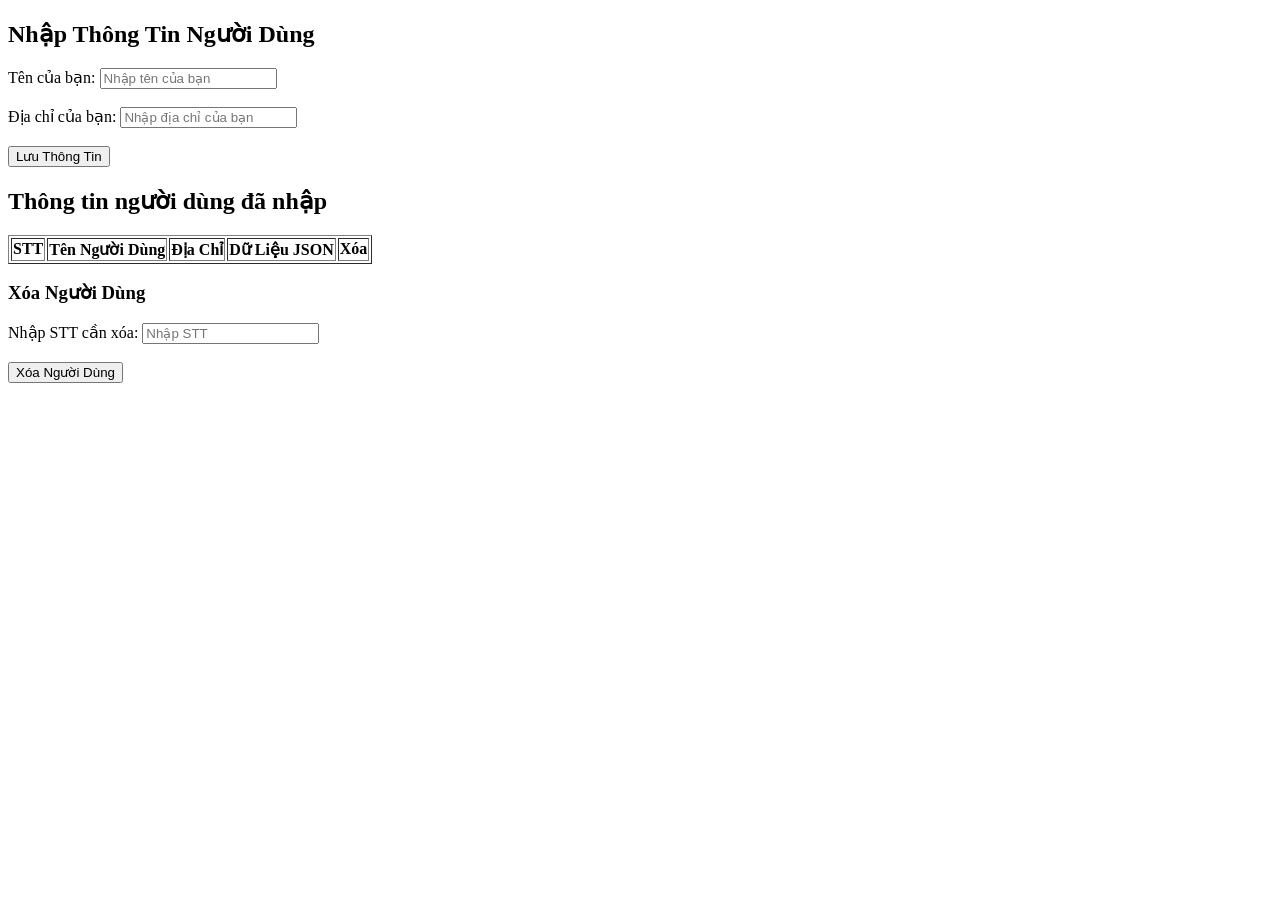
<file: assignment4/bai tap 1/assignment4.1.html>
<!DOCTYPE html>
<html lang="vi">
<head>
  <meta charset="UTF-8">
  <meta name="viewport" content="width=device-width, initial-scale=1.0">
  <title>Onclick Sự kiện - Lưu thông tin JSON vào Bảng</title>
  <script src="jquery1.js" defer></script>
  <script src="https://ajax.googleapis.com/ajax/libs/jquery/3.7.1/jquery.min.js"></script>
</head>
<body>

  <h2>Nhập Thông Tin Người Dùng</h2>

  <!-- Form nhập liệu -->
  <form id="userForm">
    <label for="nameInput">Tên của bạn:</label>
    <input type="text" id="nameInput" placeholder="Nhập tên của bạn"><br><br>

    <label for="addressInput">Địa chỉ của bạn:</label>
    <input type="text" id="addressInput" placeholder="Nhập địa chỉ của bạn"><br><br>

    <button type="button" id="saveButton">Lưu Thông Tin</button>
  </form>

  <h2>Thông tin người dùng đã nhập</h2>

  <!-- Bảng để hiển thị thông tin người dùng -->
  <table border="1" id="userTable">
    <thead>
      <tr>
        <th>STT</th>
        <th>Tên Người Dùng</th>
        <th>Địa Chỉ</th>
        <th>Dữ Liệu JSON</th>
        <th>Xóa</th>
      </tr>
    </thead>
    <tbody>
      <!-- Hàng sẽ được thêm vào đây -->
    </tbody>
  </table>

  <!-- Input để nhập index người dùng cần xóa -->
  <h3>Xóa Người Dùng</h3>
  <label for="deleteIndex">Nhập STT cần xóa:</label>
  <input type="number" id="deleteIndex" placeholder="Nhập STT"><br><br>
  <button type="button" id="deleteButton">Xóa Người Dùng</button>

</body>
</html>
</file>
<file: assignment2/style.css>
@import url('https://fonts.googleapis.com/css2?family=Plus+Jakarta+Sans:wght@400;600;800&display=swap');

:root {
  --primary: #2563eb;       
  --primary-light: #eff6ff; 
  --text-main: #1e293b;     
  --text-muted: #64748b;   
  --bg-page: #f8fafc;       
}

body {
  background-color: var(--bg-page);
  color: var(--text-main);
  font-family: 'Plus Jakarta Sans', sans-serif;
  margin: 0;
  padding: 0;
  display: flex;
  flex-direction: column;
  align-items: center;
}


header {
  width: 100%;
  padding: 60px 20px;
  background: linear-gradient(180deg, var(--primary-light) 0%, var(--bg-page) 100%);
  text-align: center;
}

header h1 {
  color: var(--primary);
  font-size: 3rem;
  font-weight: 800;
  margin: 0;
  letter-spacing: -1px;
}


nav {
  margin: -30px 0 30px 0; 
  z-index: 10;
}

nav ul {
  list-style: none;
  padding: 10px;
  display: flex;
  flex-wrap: wrap;
  justify-content: center;
  gap: 15px;
  background: white;
  border-radius: 50px;
  box-shadow: 0 10px 30px rgba(0,0,0,0.05);
}

nav ul li a, nav ul li strong {
  display: inline-block;
  padding: 12px 24px;
  text-decoration: none;
  color: var(--text-main);
  font-weight: 600;
  border-radius: 40px;
  transition: 0.3s;
}

nav ul li a:hover {
  background-color: var(--primary-light);
  color: var(--primary);
}

nav ul li strong {
  background-color: var(--primary);
  color: white;
}

section {
  width: 90%;
  max-width: 900px;
  background: white;
  padding: 50px;
  border-radius: 30px;
  box-shadow: 0 20px 50px rgba(0,0,0,0.03);
  margin-bottom: 40px;
}

section h2 {
  font-size: 2rem;
  font-weight: 800;
  color: var(--text-main);
  text-align: center;
  margin-bottom: 40px;
}

img {
  display: block;
  margin: 0 auto 40px auto;
  width: 450px;              
  max-width: 100%;
  border-radius: 30px;      
  box-shadow: 0 30px 60px rgba(37, 99, 235, 0.15); 
  transition: transform 0.5s ease;
}

img:hover {
  transform: scale(1.02);
}


section p {
  font-size: 1.1rem;
  color: var(--text-muted);
  line-height: 1.8;
  margin: 15px 0;
  padding-left: 20px;
  border-left: 4px solid var(--primary-light);
}

section p b {
  color: var(--text-main);
  font-weight: 600;
}


footer {
  width: 100%;
  padding: 40px;
  text-align: center;
  background: var(--text-main);
  color: white;
  margin-top: 50px;
}

footer a {
  color: var(--primary);
  text-decoration: none;
}

a {
  color: #1d4ed8 !important; 
  text-decoration: none;    
  font-weight: 500;
  transition: all 0.3s ease;
  position: relative;
}

a:hover {
  color: #2563eb !important;
}

footer a {
  color: #60a5fa !important;
  border-bottom: 1px solid transparent;
}

footer a:hover {
  color: #ffffff !important;
  border-bottom: 1px solid #ffffff;
}


nav ul li a {
  color: var(--text-main) !important;
}

nav ul li a:hover {
  color: var(--primary) !important;
}
</file>
